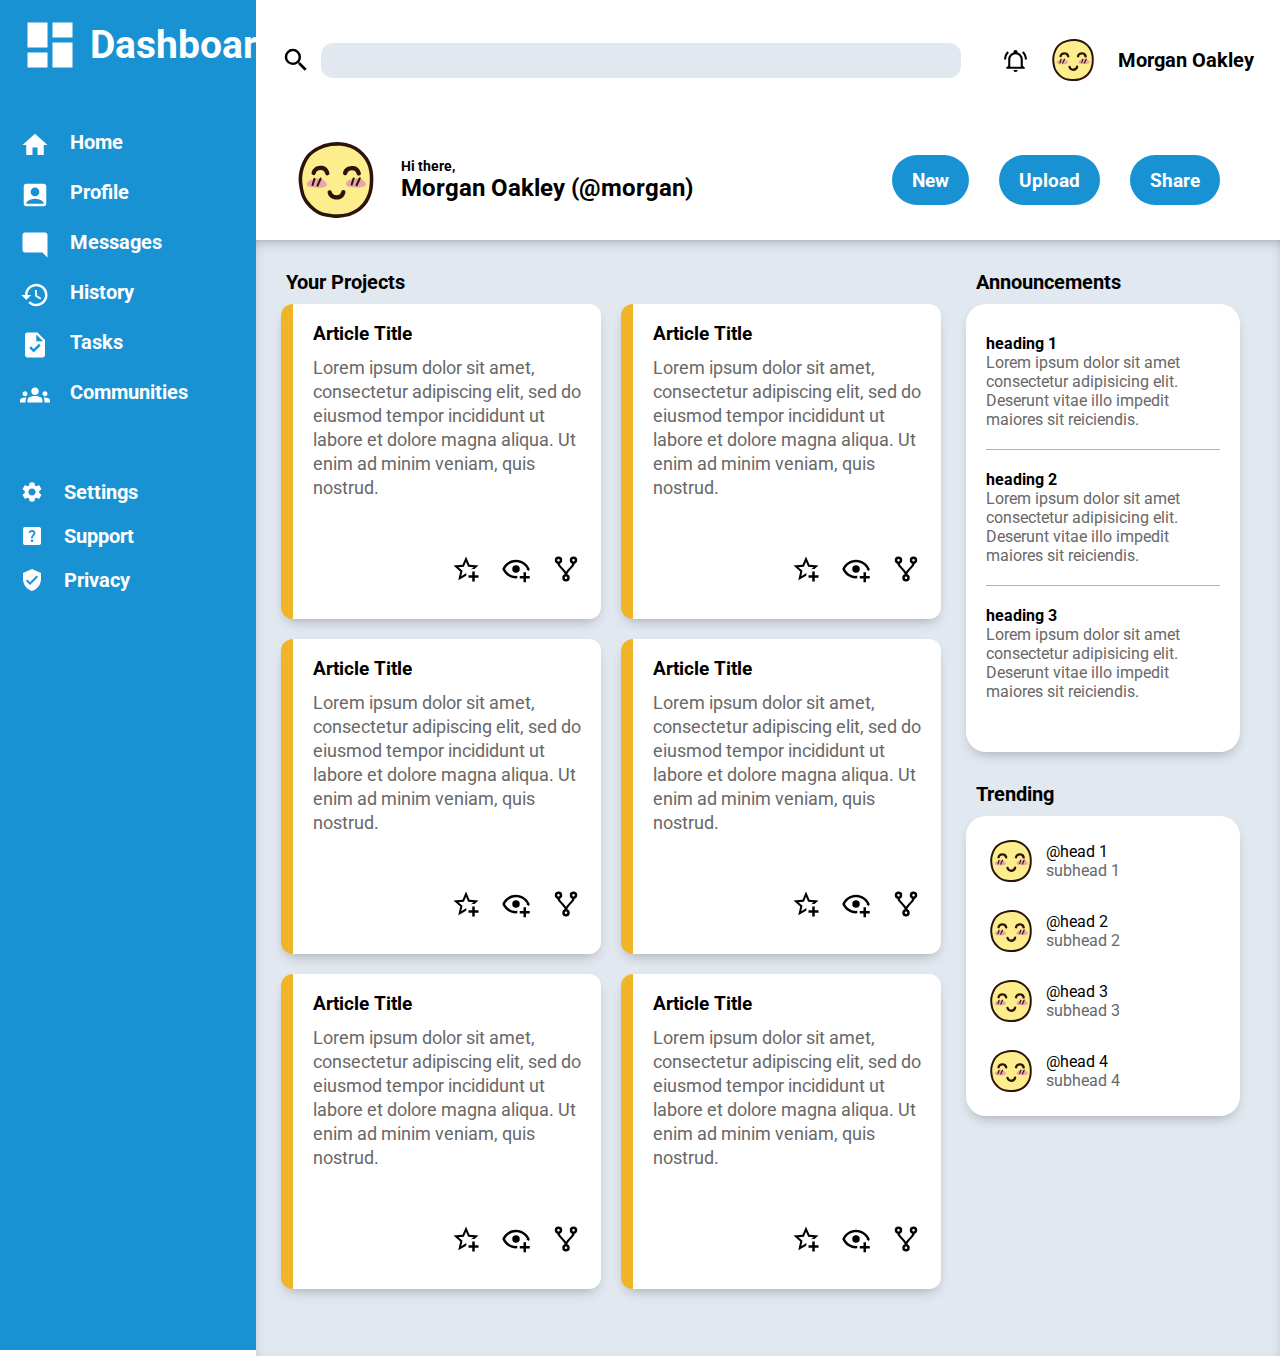
<file: index.html>
<!DOCTYPE html>
<html lang="en">

<head>
    <meta charset="UTF-8">
    <meta name="viewport" content="width=device-width, initial-scale=1.0">
    <title>Document</title>
    <link rel="stylesheet" href="style.css">
    <link rel="preconnect" href="https://fonts.googleapis.com">
    <link rel="preconnect" href="https://fonts.gstatic.com" crossorigin>
    <link href="https://fonts.googleapis.com/css2?family=Roboto&display=swap" rel="stylesheet">
</head>

<body>
    <div class="container">
        <div class="header">
            <div class="bar-top">
                <div class="search-bar">
                    <button class="search">
                        <img src="assets/magnify.svg" alt="search-button">
                    </button>
                    <input type="text" placeholder="">
                </div>
                <div class="profile-panel">
                    <button class="notif-bell">
                        <img src="assets/bell-ring.svg" alt="">
                    </button>
                    <button class="profile-img">
                        <img src="assets/profile-img.svg" alt="">
                    </button>
                    <p class="profile-name-head">Morgan Oakley</p>
                </div>
            </div>
            <div class="bar-bottom">
                <div class="profile-info">
                    <button class="profile-info-img">
                        <img src="assets/profile-img.svg" alt="">
                    </button>
                    <div class="info-text">
                        <p class="greetings">Hi there,</p>
                        <p class="user-name">Morgan Oakley (@morgan)</p>
                    </div>
                </div>
                <div class="header-buttons">
                    <button>New</button>
                    <button>Upload</button>
                    <button>Share</button>
                </div>
            </div>
        </div>

        <div class="sidebar">
            <div class="logo">
                <img src="assets/icon.svg" alt="">
                Dashboard
            </div>
            <div class="nav-top">
                <ul class="first">
                    <li> <img src="assets/home.svg" alt="">Home</li>
                    <li> <img src="assets/profile.svg" alt="">Profile</li>
                    <li> <img src="assets/messages.svg" alt="">Messages</li>
                    <li> <img src="assets/history.svg" alt="">
                        <Html:5>History</Html:5>
                    </li>
                    <li> <img src="assets/tasks.svg" alt="">Tasks</li>
                    <li> <img src="assets/community.svg" alt="">Communities</li>
                </ul>
            </div>
            <div class="nav-bottom">
                <ul>
                    <li> <img src="assets/settings.svg" alt="">Settings</li>
                    <li> <img src="assets/support.svg" alt="">Support</li>
                    <li> <img src="assets/privacy.svg" alt="">Privacy</li>
                </ul>
            </div>
        </div>
        <div class="main-section">
        <main>
            <div class="main">
                <div class="dash-heading">Your Projects</div>
                <article>
                    <div class="dash-board">
                        <div class="card">
                            <div class="content">
                                <p class="title">Article Title</p>
                                <p>Lorem ipsum dolor sit amet, consectetur adipiscing elit, sed do eiusmod tempor
                                    incididunt
                                    ut
                                    labore et dolore magna aliqua. Ut enim ad minim veniam, quis nostrud.</p>
                            </div>
                            <div class="icons">
                                <button class="project-ico">
                                    <img src="assets/fav.svg" alt="">
                                </button>
                                <button class="project-ico">
                                    <img src="assets/seen.svg" alt="">
                                </button>
                                <button class="project-ico">
                                    <img src="assets/fork.svg" alt="">
                                </button>
                            </div>
                        </div>
                        <div class="card">
                            <div class="content">
                                <p class="title">Article Title</p>
                                <p>Lorem ipsum dolor sit amet, consectetur adipiscing elit, sed do eiusmod tempor
                                    incididunt
                                    ut
                                    labore et dolore magna aliqua. Ut enim ad minim veniam, quis nostrud.</p>
                            </div>
                            <div class="icons">
                                <button class="project-ico">
                                    <img src="assets/fav.svg" alt="">
                                </button>
                                <button class="project-ico">
                                    <img src="assets/seen.svg" alt="">
                                </button>
                                <button class="project-ico">
                                    <img src="assets/fork.svg" alt="">
                                </button>
                            </div>
                        </div>
                        <div class="card">
                            <div class="content">
                                <p class="title">Article Title</p>
                                <p>Lorem ipsum dolor sit amet, consectetur adipiscing elit, sed do eiusmod tempor
                                    incididunt
                                    ut
                                    labore et dolore magna aliqua. Ut enim ad minim veniam, quis nostrud.</p>
                            </div>
                            <div class="icons">
                                <button class="project-ico">
                                    <img src="assets/fav.svg" alt="">
                                </button>
                                <button class="project-ico">
                                    <img src="assets/seen.svg" alt="">
                                </button>
                                <button class="project-ico">
                                    <img src="assets/fork.svg" alt="">
                                </button>
                            </div>
                        </div>
                        <div class="card">
                            <div class="content">
                                <p class="title">Article Title</p>
                                <p>Lorem ipsum dolor sit amet, consectetur adipiscing elit, sed do eiusmod tempor
                                    incididunt
                                    ut
                                    labore et dolore magna aliqua. Ut enim ad minim veniam, quis nostrud.</p>
                            </div>
                            <div class="icons">
                                <button class="project-ico">
                                    <img src="assets/fav.svg" alt="">
                                </button>
                                <button class="project-ico">
                                    <img src="assets/seen.svg" alt="">
                                </button>
                                <button class="project-ico">
                                    <img src="assets/fork.svg" alt="">
                                </button>
                            </div>
                        </div>
                        <div class="card">
                            <div class="content">
                                <p class="title">Article Title</p>
                                <p>Lorem ipsum dolor sit amet, consectetur adipiscing elit, sed do eiusmod tempor
                                    incididunt
                                    ut
                                    labore et dolore magna aliqua. Ut enim ad minim veniam, quis nostrud.</p>
                            </div>
                            <div class="icons">
                                <button class="project-ico">
                                    <img src="assets/fav.svg" alt="">
                                </button>
                                <button class="project-ico">
                                    <img src="assets/seen.svg" alt="">
                                </button>
                                <button class="project-ico">
                                    <img src="assets/fork.svg" alt="">
                                </button>
                            </div>
                        </div>
                        <div class="card">
                            <div class="content">
                                <p class="title">Article Title</p>
                                <p>Lorem ipsum dolor sit amet, consectetur adipiscing elit, sed do eiusmod tempor
                                    incididunt
                                    ut
                                    labore et dolore magna aliqua. Ut enim ad minim veniam, quis nostrud.</p>
                            </div>
                            <div class="icons">
                                <button class="project-ico">
                                    <img src="assets/fav.svg" alt="">
                                </button>
                                <button class="project-ico">
                                    <img src="assets/seen.svg" alt="">
                                </button>
                                <button class="project-ico">
                                    <img src="assets/fork.svg" alt="">
                                </button>
                            </div>
                        </div>
                    </div>
                </article>
            </div>
            
        </main>
        <div class="right-panel">
            <p class="notif-heading">Announcements</p>
            <div class="notif-card">
                <!-- div.notification*3>p.notif-head+p.notif-text -->
                <div class="notification-1">
                    <p class="notif-head">heading 1</p>
                    <p class="notif-text">Lorem ipsum dolor sit amet consectetur adipisicing elit. Deserunt vitae
                        illo
                        impedit maiores sit reiciendis.</p>
                </div>
                <div class="notification-2">
                    <p class="notif-head">heading 2</p>
                    <p class="notif-text">Lorem ipsum dolor sit amet consectetur adipisicing elit. Deserunt vitae
                        illo
                        impedit maiores sit reiciendis.</p>
                </div>
                <div class="notification">
                    <p class="notif-head">heading 3</p>
                    <p class="notif-text">Lorem ipsum dolor sit amet consectetur adipisicing elit. Deserunt vitae
                        illo
                        impedit maiores sit reiciendis.</p>
                </div>
            </div>
            <!-- div.trending>div.trend-item*3>img.trend-img+p.trend-head+p.trend-subhead -->
            <p class="notif-heading">Trending</p>
            <div class="trending">
                <img src="assets/profile-img.svg" alt="" class="trend-img">
                <div class="trend-item">
                    <p class="trend-head">@head 1</p>
                    <p class="trend-subhead">subhead 1</p>
                </div>
                <img src="assets/profile-img.svg" alt="" class="trend-img">
                <div class="trend-item">
                    <p class="trend-head">@head 2</p>
                    <p class="trend-subhead">subhead 2</p>
                </div>
                <img src="assets/profile-img.svg" alt="" class="trend-img">
                <div class="trend-item">
                    <p class="trend-head">@head 3</p>
                    <p class="trend-subhead">subhead 3</p>
                </div>
                <img src="assets/profile-img.svg" alt="" class="trend-img">
                <div class="trend-item">
                    <p class="trend-head">@head 4</p>
                    <p class="trend-subhead">subhead 4</p>
                </div>
            </div>
        </div>
    </div>
    </div>
</body>

</html>
</file>
<file: style.css>
:root {
  --clr-primary-1:#FFFFFF;
  --clr-primary-2:#1992D4;
  --clr-primary-3:#E2E8F0;

  --clr-secondary:#F0B429;
}

* {
    margin: 0;
    padding: 0;
    box-sizing: border-box;
    font-family: 'Roboto', sans-serif;
  }

  .container {
    display: grid;
    grid-template-columns: 1fr 4fr 2fr;
    /* text-align: center; */
    /* height: 100vh; */
  }


  /* Header */

  .header{
    display: grid;
    grid-template-rows: 1fr 1fr;
    grid-column: 2/4;
    background-color: var(--clr-primary-1);
    /* height: 20vh; */
  }

  .bar-top , .bar-bottom {
    display: grid;
    grid-template-columns: 2fr 1fr;
  }

  /* BAR TOP - LEFT */
  .search-bar {
    display: flex;
    justify-content: stretch;
    align-items: center;
    padding: 15px;
    padding-left: 25px;
    gap: 10px;

  }

  .search-bar button {
    display: flex;
    background-color: var(--clr-primary-1);
    border: none;
  }

  .search-bar img {
    width: 30px;
    height: 30px;
  }

  .search-bar input[type=text] {
    padding: 6px;
    width: 50vw;
    height: 35px;
    border: none;
    background-color: var(--clr-primary-3);border-radius: 12px;

  }

  /* BARTOP-RIGHT */

  .profile-panel {
    display: flex;
    justify-content: center;
    align-items: center;
    padding: 15px;
    /* padding-right: 50px; */
    gap: 20px;
  }

  .profile-panel button {
    display: flex;
    background-color: var(--clr-primary-1);
    border: none;
  }

  .profile-panel img {
    width: 25px;
    height: 25px;
  }

  .profile-img img{
    width: 50px;
    height: 50px;
  }

  .profile-name-head {
    font-size: 20px;
    font-weight: bolder;
  }


  /* BAR BOTTOM-LEFT */

  .profile-info {
    display: flex;
    align-items: center;
    padding: 15px;
    padding-left: 35px;
    gap: 20px;
  }

  .profile-info button {
    display: flex;
    background-color: var(--clr-primary-1);
    border: none;
  }
  
  .profile-info img {
    width: 90px;
    height: 90px;
  }

  .info-text {
    font-weight: bold;
    display: grid;
    text-align: start;
  }

  .greetings {
    font-size: 14px;
  }

  .user-name {
    font-size: 24px;
  }

  /* BAR BOTTOM-RIGHT */

  .header-buttons {
    display: flex;
    justify-content: flex-end;
    align-items: center;
    padding: 15px;
    padding-right: 60px;
    gap: 30px;
  }

  .header-buttons button {
    font-size: 19px;
    font-weight: bold;
    color: var(--clr-primary-1);
    background-color: var(--clr-primary-2);
    border: none;
    height: 55%;
    width: 70%;
    padding: 10px 20px;
    border-radius: 25px;
  }

  /* SIDEBAR */

  .sidebar {
    display: grid;
    grid-template-rows: 10vh minmax(auto, 40vh) 1fr;
    grid-row: 1/4;
    height: 150vh;
    width: 20vw;
    padding-left: 20px;
    color: var(--clr-primary-1);
    background-color: var(--clr-primary-2);
  }

  .logo {
    display: grid;
    grid-auto-flow: column;
    align-items: center;
    justify-content: start;
    font-size: 39px;
    font-weight: bold;
    gap: 10px;
    overflow: hidden;

  }

  .logo img {
    width: 60px;
    height: 60px;
  }

  .nav-top {
    display: flex;
    align-items: center;
  }

  .nav-bottom {
    padding-top: 20px;
  }

  ul > li {
    display: grid;
    padding: 10px 0;
    list-style: none;
    font-size: 20px;
    font-weight: bold;
    grid-auto-flow: column;
    gap: 20px;
    justify-content: start;
    /* align-items: center; */
  }

  .first img , .second img {
    width: 30px;
    height: 30px;
  }

  
  /* MAIN */

  /* Your Projects */

  .main-section {
    display: grid;
    grid-template-columns: 2fr 1fr;
    gap: 25px;
    /* justify-items: center; */
    grid-column: 2/5;
    /* overflow-y: auto; */
    height: 124vh;
    background-color: var(--clr-primary-3);
    box-shadow: inset 0px 5px 15px -8px rgba(0, 0, 0, 0.5);
  }

  .main {
    /* display: grid; */
    /* grid-column: 2/4;
    border-style: solid;
    background-color: var(--clr-primary-3);
    box-shadow: inset 0px 5px 15px -8px rgba(0, 0, 0, 0.5); */
  }

  .dash-heading {
    padding: 30px 10px 10px 30px;
    font-weight: bold;
    font-size: 20px;
  }

  .notif-heading {
    justify-self: start;
    padding: 10px;
    font-weight: bold;
    font-size: 20px;
  }

  .dash-board {
    display: grid;
    /* grid-template-columns: repeat(auto-fit, minmax(100%, 100%)); */
    grid-template-columns: 25vw 25vw;
    /* justify-items: center; */

    gap: 20px;
    padding-left: 25px;
  }

  /* article {
    display: grid;
  } */

  .card {
    display: grid;
    grid-auto-flow: row;
    /* grid-auto-flow: column; */
    align-items: center;
    height: 35vh;
    width: 25vw;
    padding: 0 20px;
    padding-bottom: 20px;
    background-color: var(--clr-primary-1);
    color: black;
    text-align: left;
    border-radius: 12px;
    border-color: var(--clr-secondary);
    border-left-style: solid;
    border-width: 12px;
    box-shadow: 0px 6px 13px -5px rgba(0,0,0,0.3);
    line-height: 1.5rem;
  }

  .title {
    font-size: 19px;
    font-weight: bold;
    padding-bottom: 10px;
  }

  .card p:nth-child(2) {
    font-size: 18px;
    color: 	#686868;
  }

  .icons {
    display: flex;
    justify-content: end;
    align-self: flex-end;
    gap: 20px;
    /* padding-right: 20px; */
    padding-bottom: 15px;
  }

  .project-ico {
    background-color: var(--clr-primary-1);
    border: none;
    width: 30px;
    height: 30px;
  }

  

  /* Announcements */

  .right-panel {
    display: flex;
    flex-direction: column;
    border-style: none;
    width: 100%;
    padding-right: 40px;
    /* margin: 0 auto; */
    /* border-style: solid; */
    /* box-shadow: inset 0px 5px 15px -8px rgba(0, 0, 0, 0.5) */
  }

  .notif-heading {
    padding-top: 30px;
  }

  .notif-card {
    display: grid;
    background-color: var(--clr-primary-1);
    grid-template-rows: 1fr 1fr 1fr;
    min-width: 250px;
    padding: 30px 20px;
    /* height: 47%; */
    gap: 20px;
    text-align: start;
    border-style: none;
    border-radius: 20px;
    box-shadow: 0px 6px 13px -5px rgba(0,0,0,0.3);
  }

 .notification-1 , .notification-2 {
    border-bottom: solid;
    border-width: thin;
    border-color: #b3b3b3;
    padding-bottom: 20px;
  }

  .notif-head {
    font-weight: bold;
  }

  .notif-text {
    color: 	#686868;
  }


  
  .trending {
    display: grid;
    background-color: var(--clr-primary-1);
    grid-template-columns: 0fr 1fr;
    grid-template-rows: 1fr 1fr 1fr;
    align-items: center;
    padding: 20px;
    text-align: start;
    border-style: none;
    border-radius: 20px;
    row-gap: 20px;
    box-shadow: 0px 6px 13px -5px rgba(0,0,0,0.3);
  }

  .trend-item {
    padding-left: 10px;
  }

  .trend-img {
    width: 50px;
    height: 50px;
    align-self: center;
  }

  .trend-head {

  }

  .trend-subhead {
    color: 	#686868;
  }
</file>
